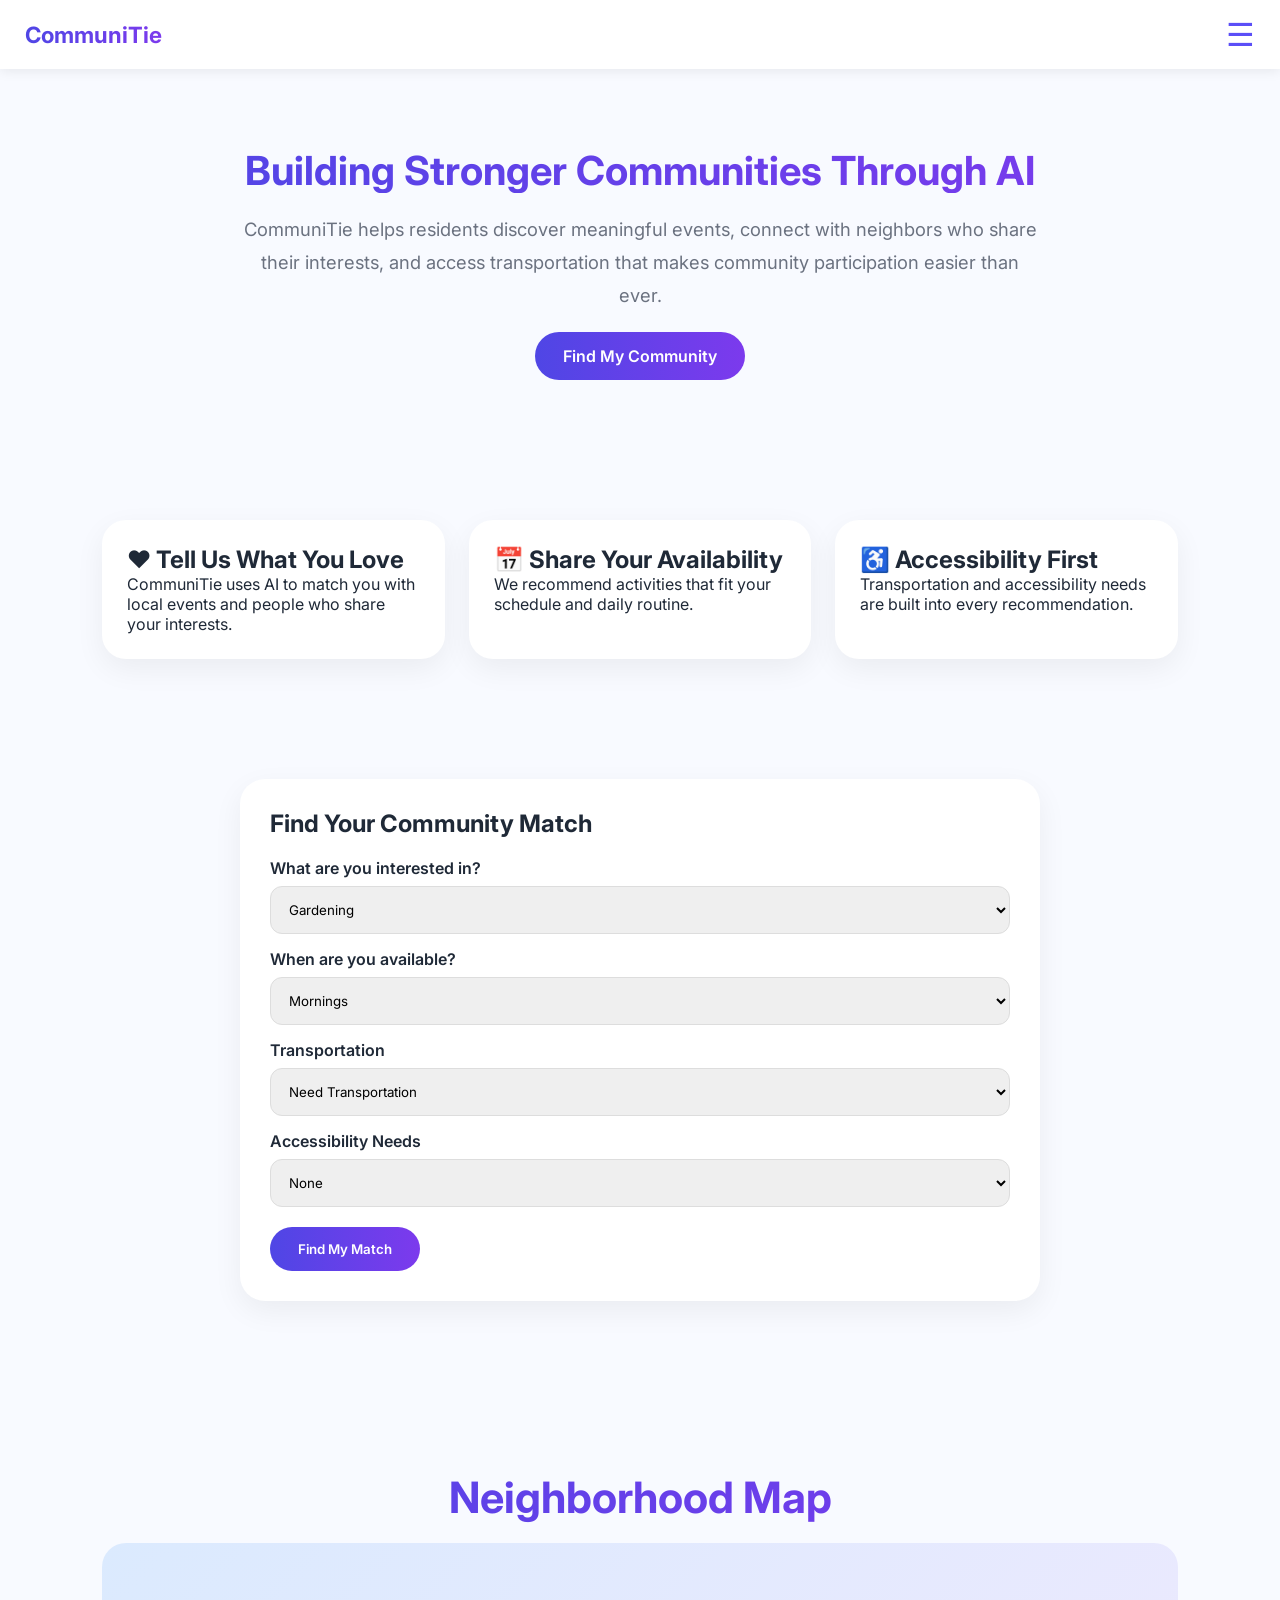
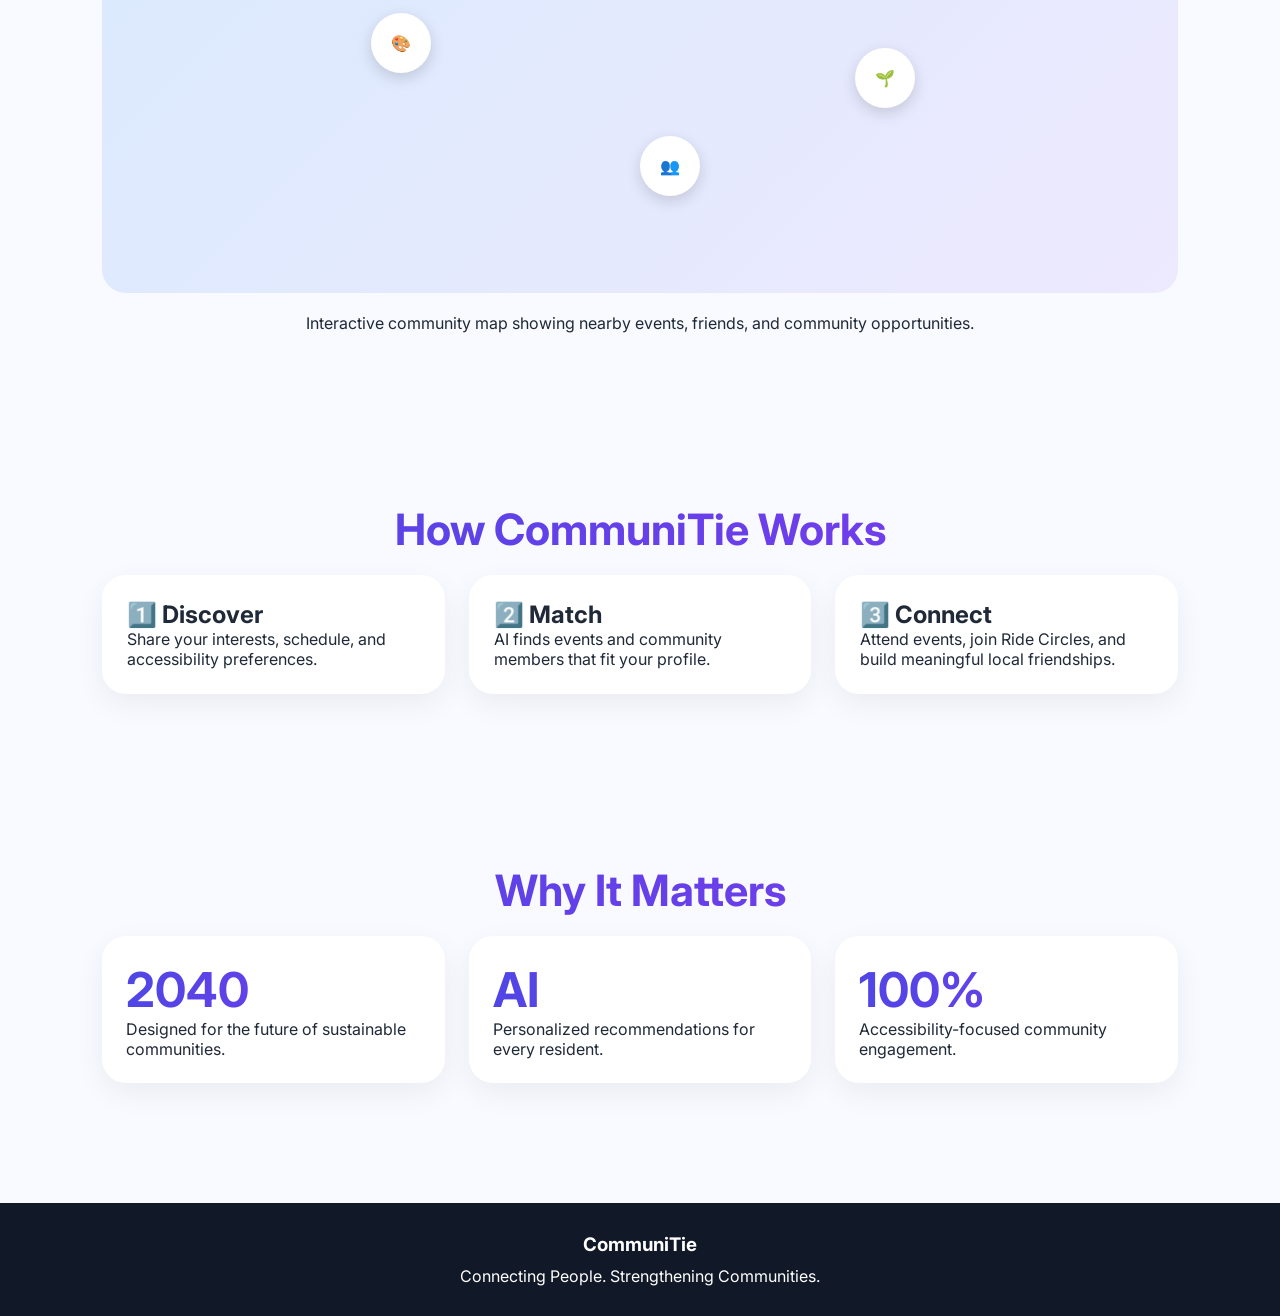
<file: index.html>
<!DOCTYPE html>
<html lang="en">

<head>
<meta charset="UTF-8">
<meta name="viewport" content="width=device-width, initial-scale=1.0">
<title>CommuniTie | Connecting Communities</title>

<link rel="stylesheet" href="style.css">
</head>

<body>

<!-- NAVBAR -->

<nav class="navbar">

    <div class="logo">
        CommuniTie
    </div>

    <button class="menu-toggle" onclick="toggleMenu()">
        ☰
    </button>

    <div class="dropdown-menu" id="dropdownMenu">

        <a href="index.html">🏠 Home</a>
        <a href="events.html">🎟 Events</a>
        <a href="rides.html">🚐 Ride Circles</a>
        <a href="buddy.html">👥 Buddy Finder</a>
        <a href="dashboard.html">📊 Dashboard</a>

    </div>

</nav>

<!-- HERO -->

<section class="hero">

<h1>
Building Stronger Communities Through AI
</h1>

<p>
CommuniTie helps residents discover meaningful events, connect with
neighbors who share their interests, and access transportation that
makes community participation easier than ever.
</p>

<a href="#survey" class="btn">
Find My Community
</a>

</section>

<!-- FEATURES -->

<section class="section">

<div class="grid">

<div class="card">
<h2>❤️ Tell Us What You Love</h2>
<p>
CommuniTie uses AI to match you with local events and people
who share your interests.
</p>
</div>

<div class="card">
<h2>📅 Share Your Availability</h2>
<p>
We recommend activities that fit your schedule and daily routine.
</p>
</div>

<div class="card">
<h2>♿ Accessibility First</h2>
<p>
Transportation and accessibility needs are built into every recommendation.
</p>
</div>

</div>

</section>

<!-- SURVEY -->

<section class="section" id="survey">

<div class="form-card">

<h2 style="margin-bottom:20px;">
Find Your Community Match
</h2>

<label>
What are you interested in?
</label>

<select id="interest">
<option>Gardening</option>
<option>Art</option>
<option>Fitness</option>
<option>Technology</option>
<option>Volunteering</option>
</select>

<label>
When are you available?
</label>

<select id="availability">
<option>Mornings</option>
<option>Afternoons</option>
<option>Evenings</option>
<option>Weekends</option>
</select>

<label>
Transportation
</label>

<select id="transport">
<option>Need Transportation</option>
<option>Can Walk</option>
<option>Have Car Access</option>
<option>Public Transit</option>
</select>

<label>
Accessibility Needs
</label>

<select id="accessibility">
<option>None</option>
<option>Wheelchair Accessible</option>
<option>Voice Assistance Needed</option>
<option>Large Text Interface</option>
</select>

<button
class="btn"
onclick="generateMatch()">
Find My Match
</button>

<div id="result" class="result">
</div>

</div>

</section>

<!-- MAP -->

<section class="section">

<h2 class="page-title">
Neighborhood Map
</h2>

<div class="map">

<div class="pin pin1">
🎨
</div>

<div class="pin pin2">
👥
</div>

<div class="pin pin3">
🌱
</div>

</div>

<div style="text-align:center;margin-top:20px;">
<p>
Interactive community map showing nearby events,
friends, and community opportunities.
</p>
</div>

</section>

<!-- HOW IT WORKS -->

<section class="section">

<h2 class="page-title">
How CommuniTie Works
</h2>

<div class="grid">

<div class="card">

<h2>1️⃣ Discover</h2>

<p>
Share your interests, schedule, and accessibility preferences.
</p>

</div>

<div class="card">

<h2>2️⃣ Match</h2>

<p>
AI finds events and community members that fit your profile.
</p>

</div>

<div class="card">

<h2>3️⃣ Connect</h2>

<p>
Attend events, join Ride Circles, and build meaningful local friendships.
</p>

</div>

</div>

</section>

<!-- IMPACT -->

<section class="section">

<h2 class="page-title">
Why It Matters
</h2>

<div class="grid">

<div class="stat-card">

<div class="stat-number">
2040
</div>

<p>
Designed for the future of sustainable communities.
</p>

</div>

<div class="stat-card">

<div class="stat-number">
AI
</div>

<p>
Personalized recommendations for every resident.
</p>

</div>

<div class="stat-card">

<div class="stat-number">
100%
</div>

<p>
Accessibility-focused community engagement.
</p>

</div>

</div>

</section>

<footer>

<h3>
CommuniTie
</h3>

<p style="margin-top:10px;">
Connecting People. Strengthening Communities.
</p>

</footer>

<script src="script.js"></script>

<script src="script.js"></script>
</body>
</html>
</file>
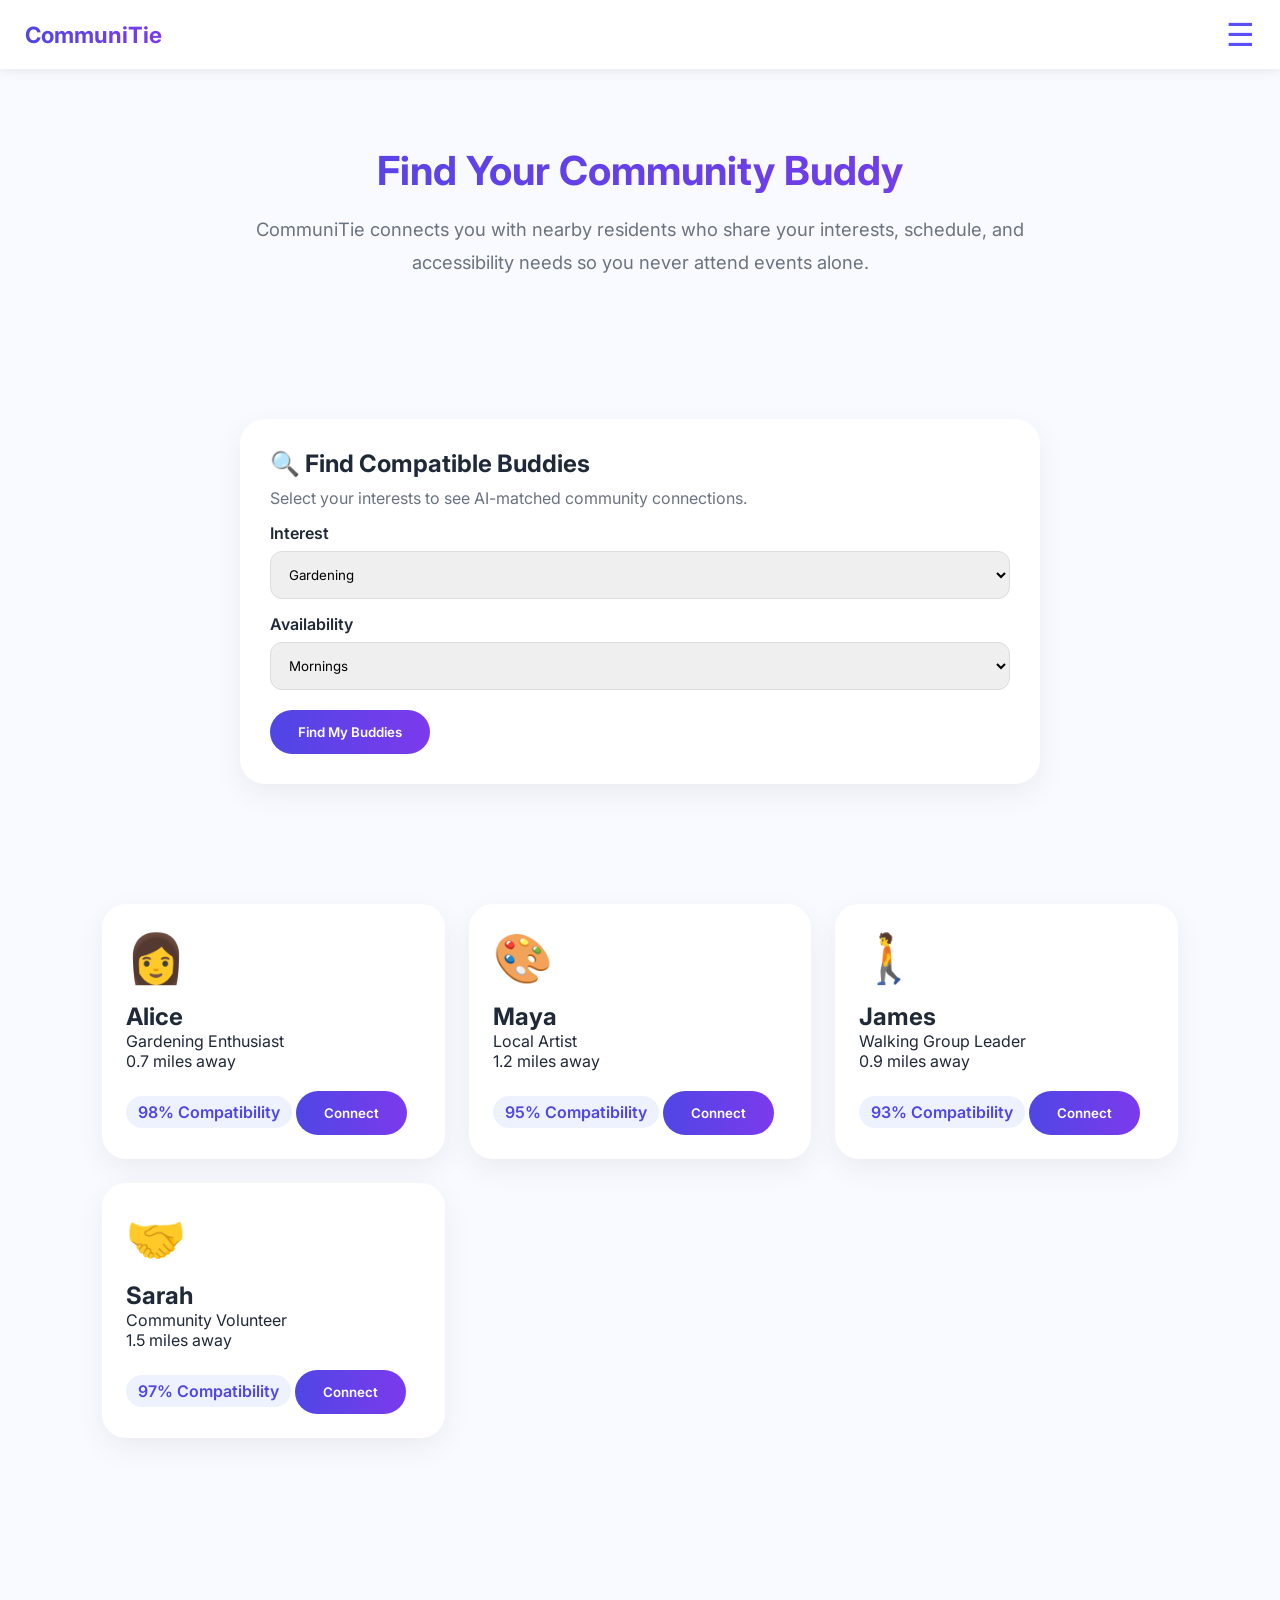
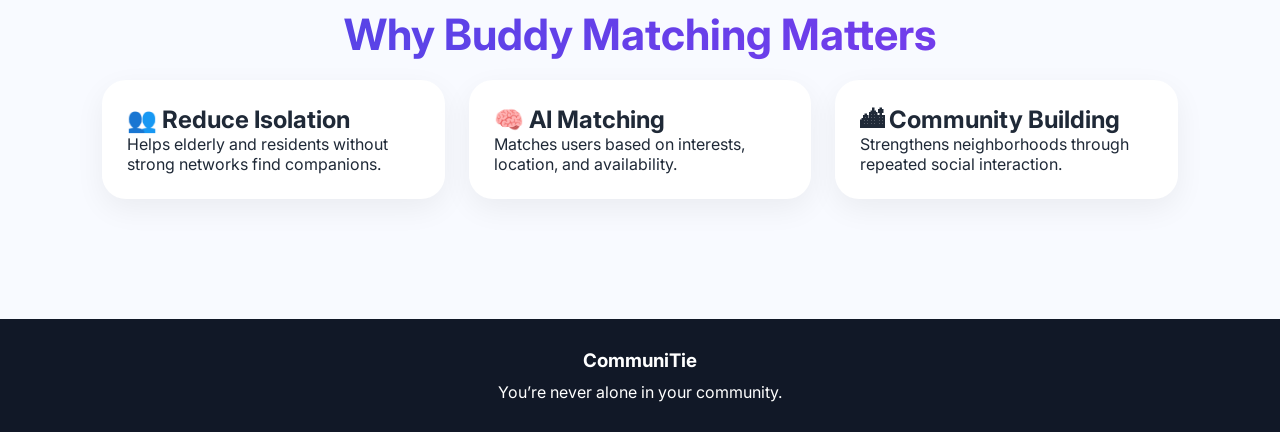
<file: buddy.html>
<!DOCTYPE html>
<html lang="en">

<head>
<meta charset="UTF-8">
<meta name="viewport" content="width=device-width, initial-scale=1.0">
<title>CommuniTie | Buddy Finder</title>

<link rel="stylesheet" href="style.css">
</head>

<body>

<!-- NAV -->

<nav class="navbar">

    <div class="logo">
        CommuniTie
    </div>

    <button class="menu-toggle" onclick="toggleMenu()">
        ☰
    </button>

    <div class="dropdown-menu" id="dropdownMenu">

        <a href="index.html">🏠 Home</a>
        <a href="events.html">🎟 Events</a>
        <a href="rides.html">🚐 Ride Circles</a>
        <a href="buddy.html">👥 Buddy Finder</a>
        <a href="dashboard.html">📊 Dashboard</a>

    </div>

</nav>
<!-- HERO -->

<section class="hero">

<h1>
Find Your Community Buddy
</h1>

<p>
CommuniTie connects you with nearby residents who share your interests,
schedule, and accessibility needs so you never attend events alone.
</p>

</section>

<!-- SEARCH / FILTER -->

<section class="section">

<div class="form-card">

<h2>🔍 Find Compatible Buddies</h2>

<p style="margin-top:10px;color:#6b7280;">
Select your interests to see AI-matched community connections.
</p>

<label>Interest</label>

<select id="buddyInterest">
<option>Gardening</option>
<option>Art</option>
<option>Fitness</option>
<option>Technology</option>
<option>Volunteering</option>
</select>

<label>Availability</label>

<select>
<option>Mornings</option>
<option>Afternoons</option>
<option>Evenings</option>
<option>Weekends</option>
</select>

<button class="btn" onclick="showBuddies()">
Find My Buddies
</button>

</div>

</section>

<!-- RESULTS -->

<section class="section">

<div class="grid" id="buddyResults">

<!-- Buddy 1 -->

<div class="buddy-card">

<div class="icon">👩</div>

<h2>Alice</h2>

<p>Gardening Enthusiast</p>

<p>0.7 miles away</p>

<div class="match">98% Compatibility</div>

<button class="btn">Connect</button>

</div>

<!-- Buddy 2 -->

<div class="buddy-card">

<div class="icon">🎨</div>

<h2>Maya</h2>

<p>Local Artist</p>

<p>1.2 miles away</p>

<div class="match">95% Compatibility</div>

<button class="btn">Connect</button>

</div>

<!-- Buddy 3 -->

<div class="buddy-card">

<div class="icon">🚶</div>

<h2>James</h2>

<p>Walking Group Leader</p>

<p>0.9 miles away</p>

<div class="match">93% Compatibility</div>

<button class="btn">Connect</button>

</div>

<!-- Buddy 4 -->

<div class="buddy-card">

<div class="icon">🤝</div>

<h2>Sarah</h2>

<p>Community Volunteer</p>

<p>1.5 miles away</p>

<div class="match">97% Compatibility</div>

<button class="btn">Connect</button>

</div>

</div>

</section>

<!-- BENEFITS -->

<section class="section">

<h2 class="page-title">
Why Buddy Matching Matters
</h2>

<div class="grid">

<div class="card">
<h2>👥 Reduce Isolation</h2>
<p>
Helps elderly and residents without strong networks find companions.
</p>
</div>

<div class="card">
<h2>🧠 AI Matching</h2>
<p>
Matches users based on interests, location, and availability.
</p>
</div>

<div class="card">
<h2>🏙 Community Building</h2>
<p>
Strengthens neighborhoods through repeated social interaction.
</p>
</div>

</div>

</section>

<footer>

<h3>CommuniTie</h3>

<p style="margin-top:10px;">
You’re never alone in your community.
</p>

</footer>

<script src="script.js"></script>
</body>

</html>
</file>
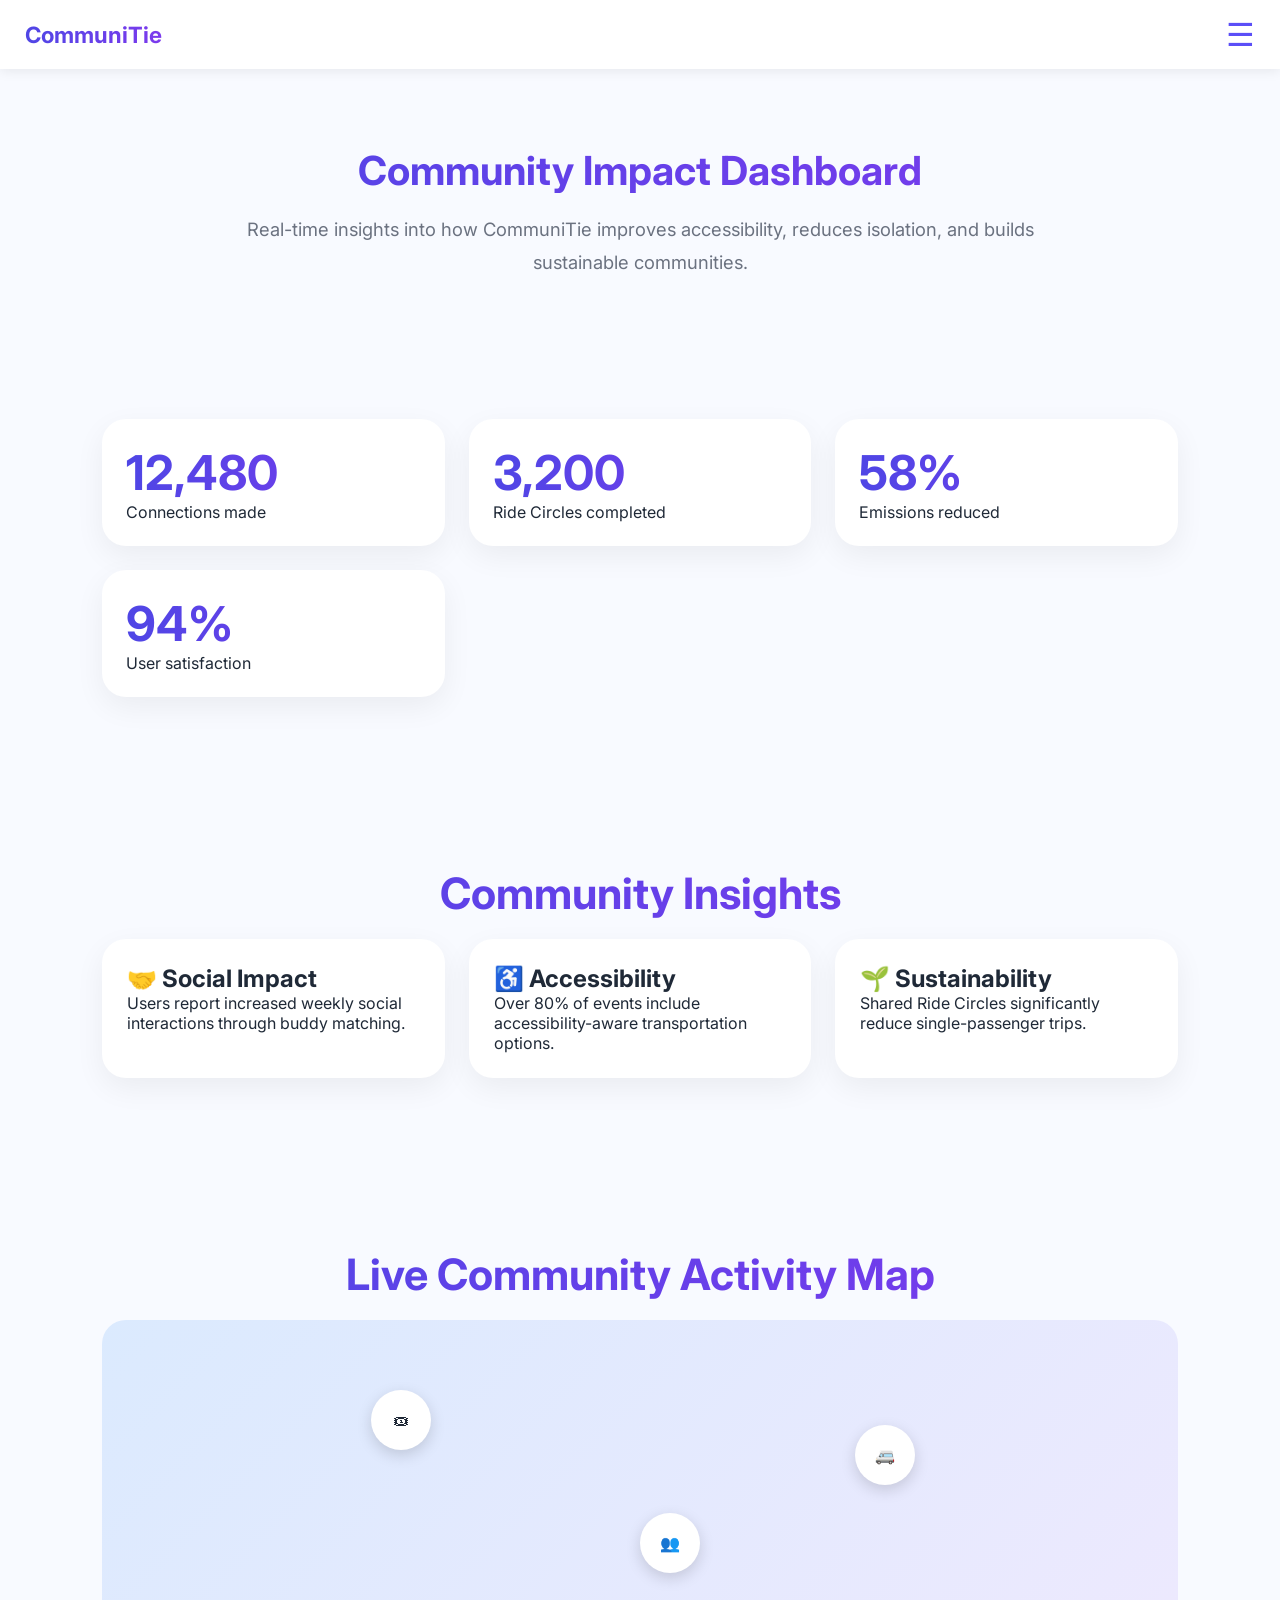
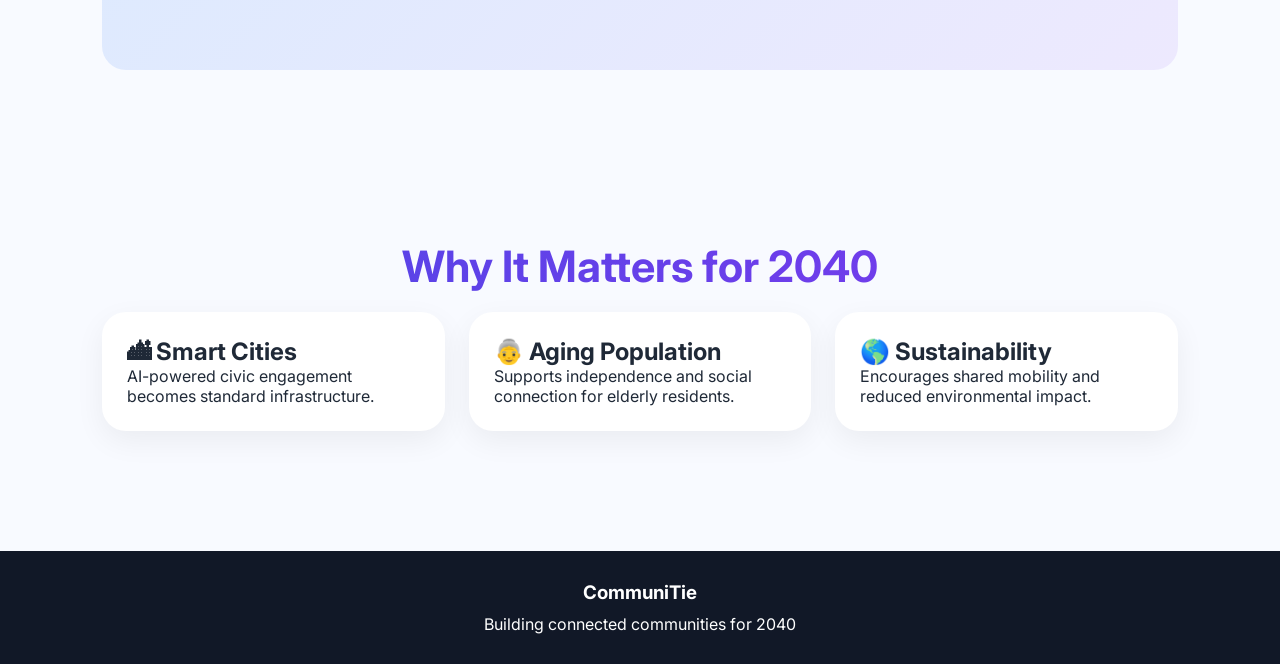
<file: dashboard.html>
<!DOCTYPE html>
<html lang="en">

<head>
<meta charset="UTF-8">
<meta name="viewport" content="width=device-width, initial-scale=1.0">
<title>CommuniTie | Dashboard</title>

<link rel="stylesheet" href="style.css">
</head>

<body>

<!-- NAV -->

<nav class="navbar">

    <div class="logo">
        CommuniTie
    </div>

    <button class="menu-toggle" onclick="toggleMenu()">
        ☰
    </button>

    <div class="dropdown-menu" id="dropdownMenu">

        <a href="index.html">🏠 Home</a>
        <a href="events.html">🎟 Events</a>
        <a href="rides.html">🚐 Ride Circles</a>
        <a href="buddy.html">👥 Buddy Finder</a>
        <a href="dashboard.html">📊 Dashboard</a>

    </div>

</nav>
<!-- HERO -->

<section class="hero">

<h1>Community Impact Dashboard</h1>

<p>
Real-time insights into how CommuniTie improves accessibility,
reduces isolation, and builds sustainable communities.
</p>

</section>

<!-- STATS -->

<section class="section">

<div class="grid">

<div class="stat-card">
<div class="stat-number">12,480</div>
<p>Connections made</p>
</div>

<div class="stat-card">
<div class="stat-number">3,200</div>
<p>Ride Circles completed</p>
</div>

<div class="stat-card">
<div class="stat-number">58%</div>
<p>Emissions reduced</p>
</div>

<div class="stat-card">
<div class="stat-number">94%</div>
<p>User satisfaction</p>
</div>

</div>

</section>

<!-- INSIGHTS -->

<section class="section">

<h2 class="page-title">Community Insights</h2>

<div class="grid">

<div class="card">
<h2>🤝 Social Impact</h2>
<p>
Users report increased weekly social interactions through buddy matching.
</p>
</div>

<div class="card">
<h2>♿ Accessibility</h2>
<p>
Over 80% of events include accessibility-aware transportation options.
</p>
</div>

<div class="card">
<h2>🌱 Sustainability</h2>
<p>
Shared Ride Circles significantly reduce single-passenger trips.
</p>
</div>

</div>

</section>

<!-- MAP -->

<section class="section">

<h2 class="page-title">Live Community Activity Map</h2>

<div class="map" id="map">

  <div class="pin" id="pin1">🎟</div>
  <div class="pin" id="pin2">👥</div>
  <div class="pin" id="pin3">🚐</div>

</div>

</section>

<!-- FUTURE -->

<section class="section">

<h2 class="page-title">Why It Matters for 2040</h2>

<div class="grid">

<div class="card">
<h2>🏙 Smart Cities</h2>
<p>AI-powered civic engagement becomes standard infrastructure.</p>
</div>

<div class="card">
<h2>👵 Aging Population</h2>
<p>Supports independence and social connection for elderly residents.</p>
</div>

<div class="card">
<h2>🌎 Sustainability</h2>
<p>Encourages shared mobility and reduced environmental impact.</p>
</div>

</div>

</section>

<footer>

<h3>CommuniTie</h3>
<p style="margin-top:10px;">Building connected communities for 2040</p>

</footer>

<script src="script.js"></script>
</body>
</html>
</file>
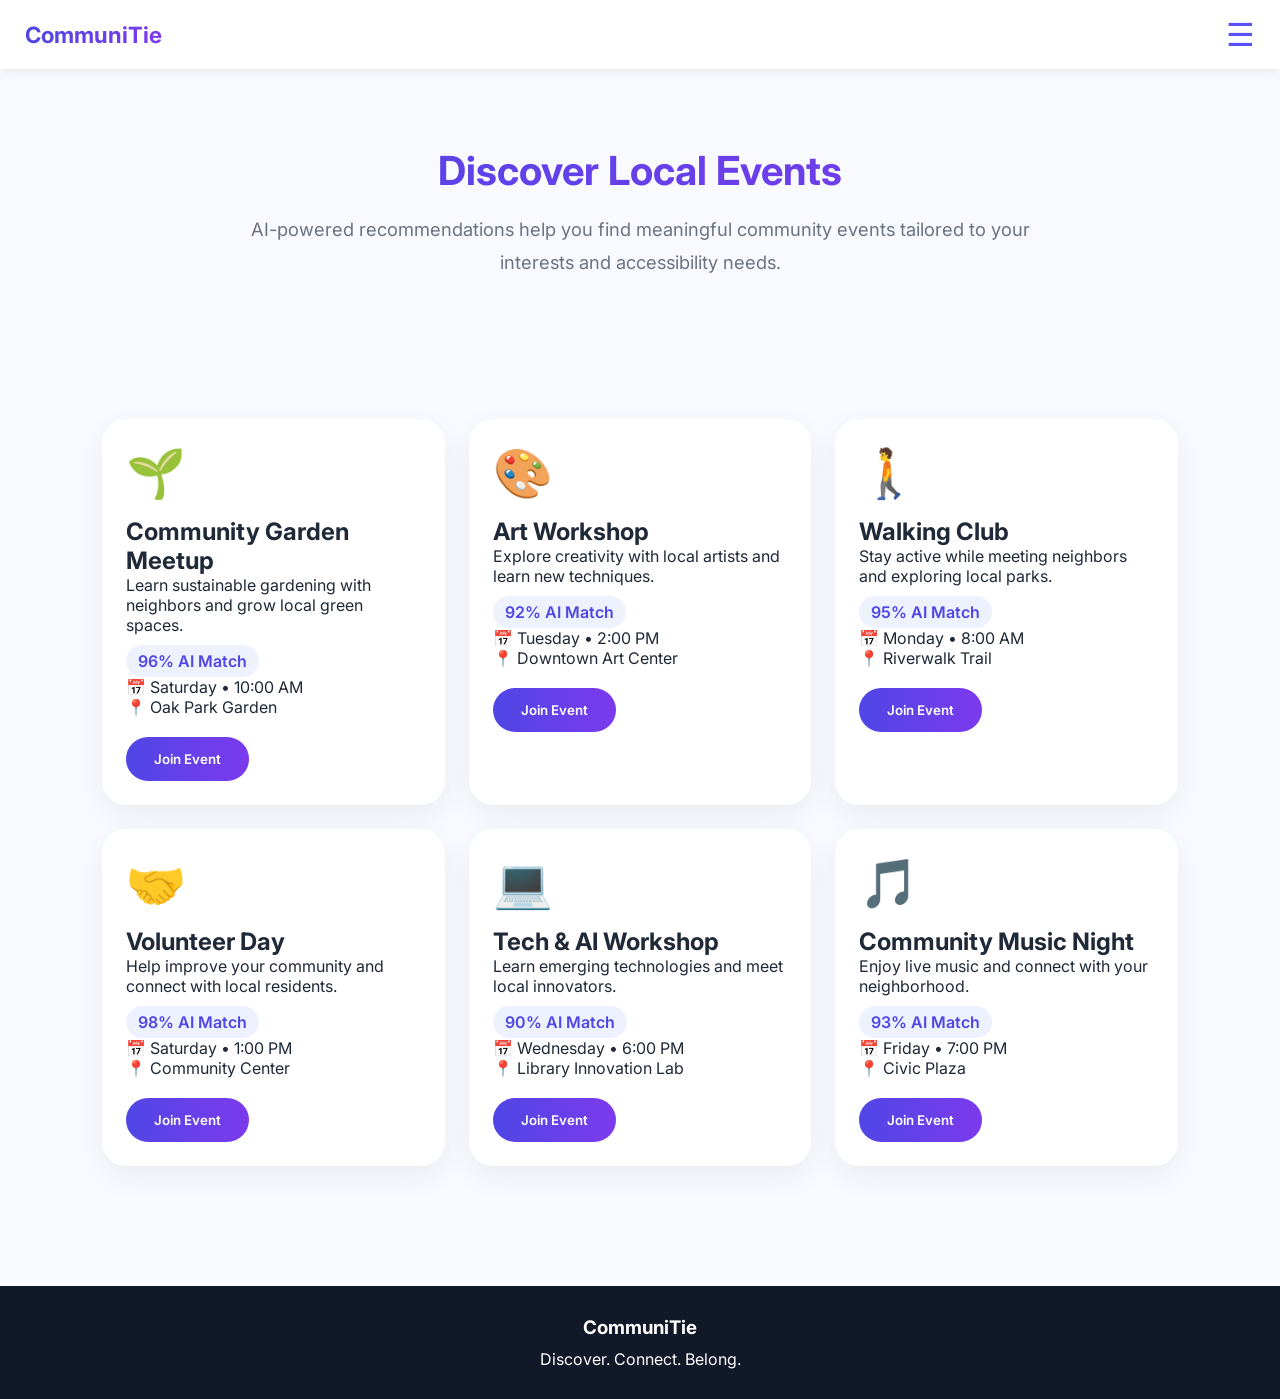
<file: events.html>
<!DOCTYPE html>
<html lang="en">

<head>
<meta charset="UTF-8">
<meta name="viewport" content="width=device-width, initial-scale=1.0">
<title>CommuniTie | Events</title>

<link rel="stylesheet" href="style.css">
</head>

<body>

<!-- NAV -->
<nav class="navbar">

    <div class="logo">
        CommuniTie
    </div>

    <button class="menu-toggle" onclick="toggleMenu()">
        ☰
    </button>

    <div class="dropdown-menu" id="dropdownMenu">

        <a href="index.html">🏠 Home</a>
        <a href="events.html">🎟 Events</a>
        <a href="rides.html">🚐 Ride Circles</a>
        <a href="buddy.html">👥 Buddy Finder</a>
        <a href="dashboard.html">📊 Dashboard</a>

    </div>

</nav>

<!-- HERO -->
<section class="hero">

<h1>Discover Local Events</h1>

<p>
AI-powered recommendations help you find meaningful community events
tailored to your interests and accessibility needs.
</p>

</section>

<!-- EVENTS GRID -->
<section class="section">

<div class="grid">

<!-- EVENT 1 -->
<div class="event-card">
<div class="icon">🌱</div>
<h2>Community Garden Meetup</h2>
<p>Learn sustainable gardening with neighbors and grow local green spaces.</p>
<div class="match">96% AI Match</div>
<p>📅 Saturday • 10:00 AM</p>
<p>📍 Oak Park Garden</p>
<button class="btn">Join Event</button>
</div>

<!-- EVENT 2 -->
<div class="event-card">
<div class="icon">🎨</div>
<h2>Art Workshop</h2>
<p>Explore creativity with local artists and learn new techniques.</p>
<div class="match">92% AI Match</div>
<p>📅 Tuesday • 2:00 PM</p>
<p>📍 Downtown Art Center</p>
<button class="btn">Join Event</button>
</div>

<!-- EVENT 3 -->
<div class="event-card">
<div class="icon">🚶</div>
<h2>Walking Club</h2>
<p>Stay active while meeting neighbors and exploring local parks.</p>
<div class="match">95% AI Match</div>
<p>📅 Monday • 8:00 AM</p>
<p>📍 Riverwalk Trail</p>
<button class="btn">Join Event</button>
</div>

<!-- EVENT 4 -->
<div class="event-card">
<div class="icon">🤝</div>
<h2>Volunteer Day</h2>
<p>Help improve your community and connect with local residents.</p>
<div class="match">98% AI Match</div>
<p>📅 Saturday • 1:00 PM</p>
<p>📍 Community Center</p>
<button class="btn">Join Event</button>
</div>

<!-- EVENT 5 -->
<div class="event-card">
<div class="icon">💻</div>
<h2>Tech & AI Workshop</h2>
<p>Learn emerging technologies and meet local innovators.</p>
<div class="match">90% AI Match</div>
<p>📅 Wednesday • 6:00 PM</p>
<p>📍 Library Innovation Lab</p>
<button class="btn">Join Event</button>
</div>

<!-- EVENT 6 -->
<div class="event-card">
<div class="icon">🎵</div>
<h2>Community Music Night</h2>
<p>Enjoy live music and connect with your neighborhood.</p>
<div class="match">93% AI Match</div>
<p>📅 Friday • 7:00 PM</p>
<p>📍 Civic Plaza</p>
<button class="btn">Join Event</button>
</div>

</div>

</section>

<!-- FOOTER -->
<footer>

<h3>CommuniTie</h3>
<p style="margin-top:10px;">
Discover. Connect. Belong.
</p>

</footer>

<script src="script.js"></script>
</body>
</html>
</file>
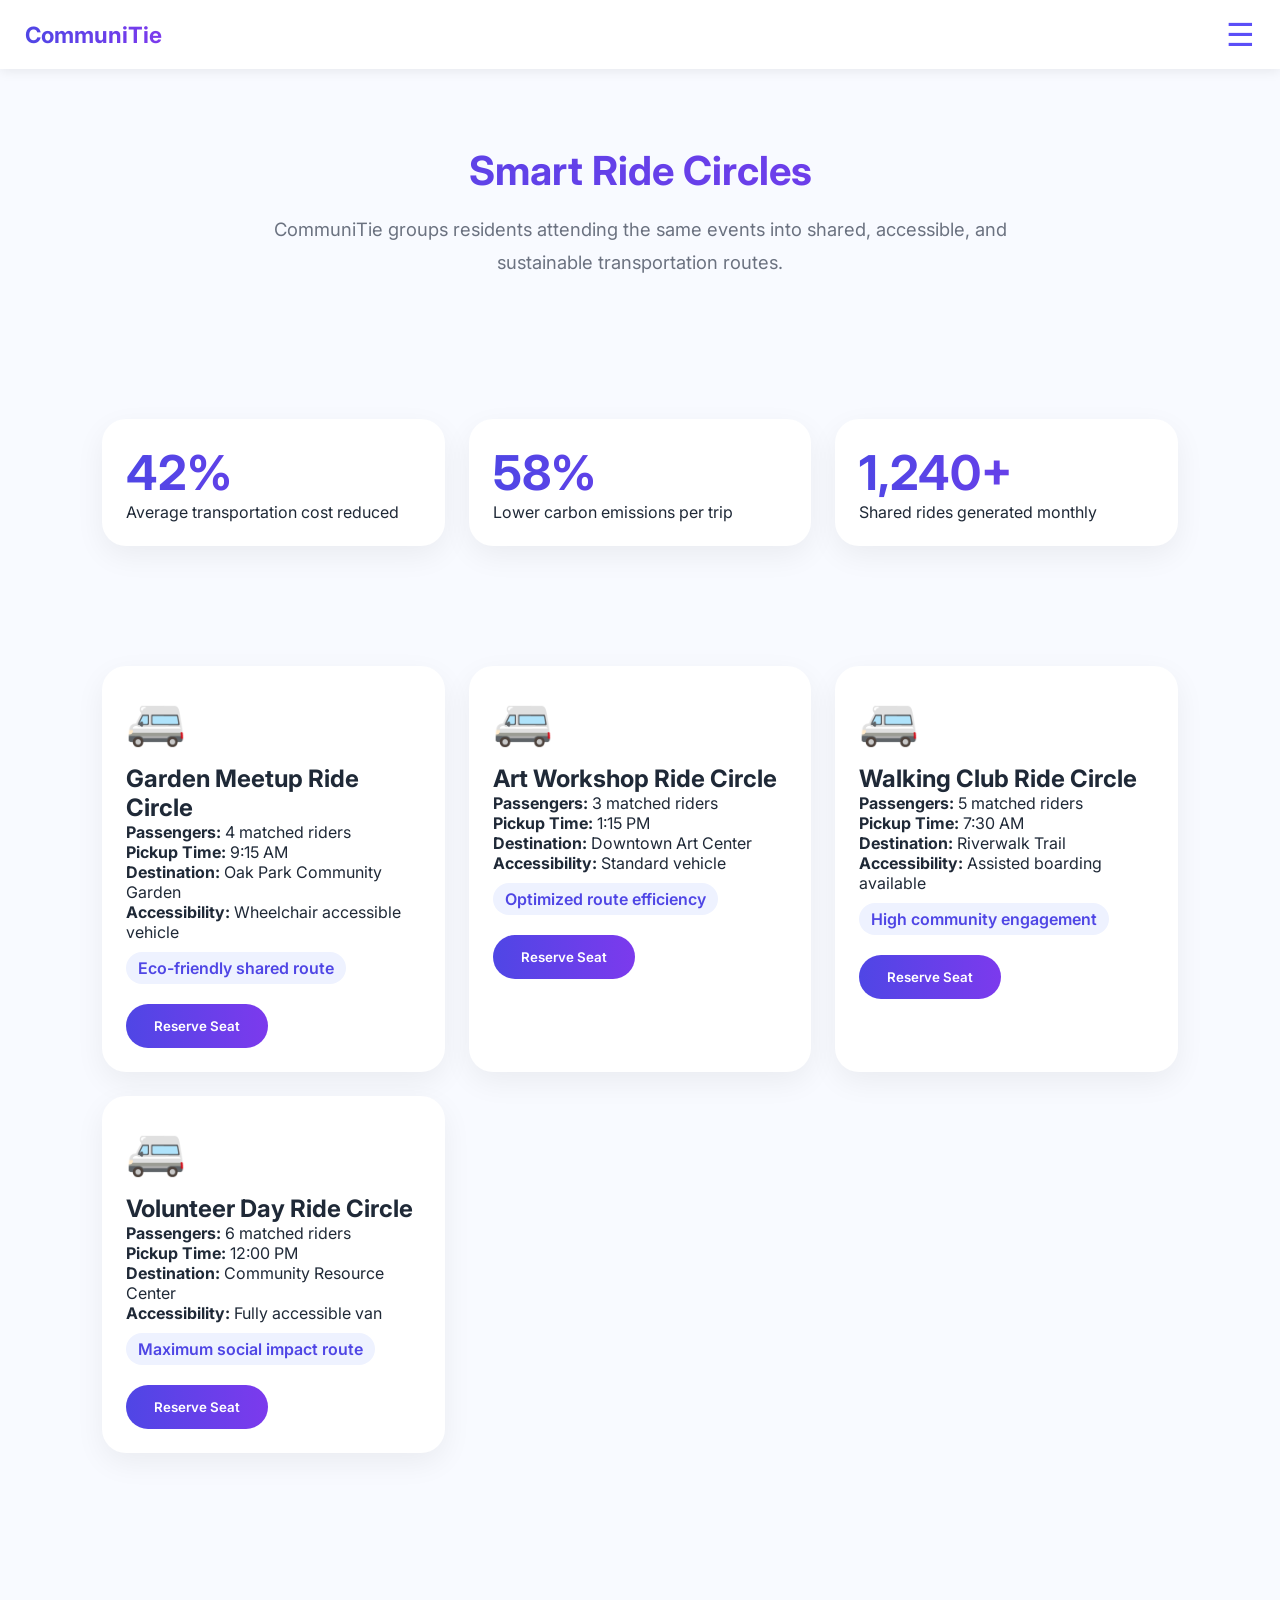
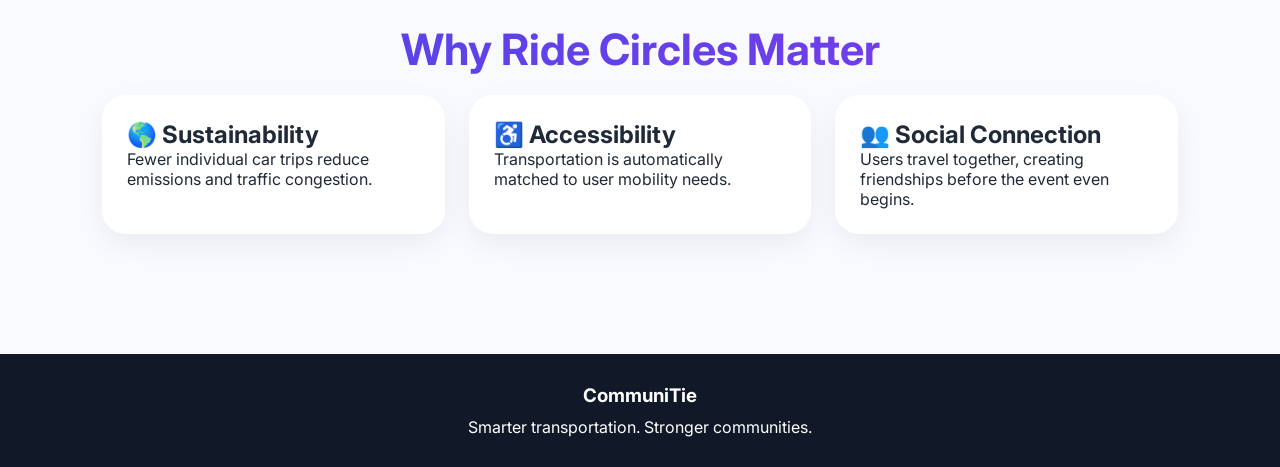
<file: rides.html>
<!DOCTYPE html>
<html lang="en">

<head>
<meta charset="UTF-8">
<meta name="viewport" content="width=device-width, initial-scale=1.0">
<title>CommuniTie | Ride Circles</title>

<link rel="stylesheet" href="style.css">
</head>

<body>

<!-- NAV -->

<nav class="navbar">

    <div class="logo">
        CommuniTie
    </div>

    <button class="menu-toggle" onclick="toggleMenu()">
        ☰
    </button>

    <div class="dropdown-menu" id="dropdownMenu">

        <a href="index.html">🏠 Home</a>
        <a href="events.html">🎟 Events</a>
        <a href="rides.html">🚐 Ride Circles</a>
        <a href="buddy.html">👥 Buddy Finder</a>
        <a href="dashboard.html">📊 Dashboard</a>

    </div>

</nav>
<!-- HERO -->

<section class="hero">

<h1>
Smart Ride Circles
</h1>

<p>
CommuniTie groups residents attending the same events into shared,
accessible, and sustainable transportation routes.
</p>

</section>

<!-- IMPACT STATS -->

<section class="section">

<div class="grid">

<div class="stat-card">
<div class="stat-number">42%</div>
<p>Average transportation cost reduced</p>
</div>

<div class="stat-card">
<div class="stat-number">58%</div>
<p>Lower carbon emissions per trip</p>
</div>

<div class="stat-card">
<div class="stat-number">1,240+</div>
<p>Shared rides generated monthly</p>
</div>

</div>

</section>

<!-- RIDE CIRCLES -->

<section class="section">

<div class="grid">

<!-- RIDE 1 -->

<div class="ride-card">

<div class="icon">🚐</div>

<h2>Garden Meetup Ride Circle</h2>

<p><strong>Passengers:</strong> 4 matched riders</p>

<p><strong>Pickup Time:</strong> 9:15 AM</p>

<p><strong>Destination:</strong> Oak Park Community Garden</p>

<p><strong>Accessibility:</strong> Wheelchair accessible vehicle</p>

<div class="match">
Eco-friendly shared route
</div>

<button class="btn">
Reserve Seat
</button>

</div>

<!-- RIDE 2 -->

<div class="ride-card">

<div class="icon">🚐</div>

<h2>Art Workshop Ride Circle</h2>

<p><strong>Passengers:</strong> 3 matched riders</p>

<p><strong>Pickup Time:</strong> 1:15 PM</p>

<p><strong>Destination:</strong> Downtown Art Center</p>

<p><strong>Accessibility:</strong> Standard vehicle</p>

<div class="match">
Optimized route efficiency
</div>

<button class="btn">
Reserve Seat
</button>

</div>

<!-- RIDE 3 -->

<div class="ride-card">

<div class="icon">🚐</div>

<h2>Walking Club Ride Circle</h2>

<p><strong>Passengers:</strong> 5 matched riders</p>

<p><strong>Pickup Time:</strong> 7:30 AM</p>

<p><strong>Destination:</strong> Riverwalk Trail</p>

<p><strong>Accessibility:</strong> Assisted boarding available</p>

<div class="match">
High community engagement
</div>

<button class="btn">
Reserve Seat
</button>

</div>

<!-- RIDE 4 -->

<div class="ride-card">

<div class="icon">🚐</div>

<h2>Volunteer Day Ride Circle</h2>

<p><strong>Passengers:</strong> 6 matched riders</p>

<p><strong>Pickup Time:</strong> 12:00 PM</p>

<p><strong>Destination:</strong> Community Resource Center</p>

<p><strong>Accessibility:</strong> Fully accessible van</p>

<div class="match">
Maximum social impact route
</div>

<button class="btn">
Reserve Seat
</button>

</div>

</div>

</section>

<!-- SUSTAINABILITY SECTION -->

<section class="section">

<h2 class="page-title">
Why Ride Circles Matter
</h2>

<div class="grid">

<div class="card">
<h2>🌎 Sustainability</h2>
<p>
Fewer individual car trips reduce emissions and traffic congestion.
</p>
</div>

<div class="card">
<h2>♿ Accessibility</h2>
<p>
Transportation is automatically matched to user mobility needs.
</p>
</div>

<div class="card">
<h2>👥 Social Connection</h2>
<p>
Users travel together, creating friendships before the event even begins.
</p>
</div>

</div>

</section>

<footer>

<h3>CommuniTie</h3>

<p style="margin-top:10px;">
Smarter transportation. Stronger communities.
</p>

</footer>

<script src="script.js"></script>
</body>
</html>
</file>
<file: style.css>
@import url('https://fonts.googleapis.com/css2?family=Inter:wght@400;500;600;700&display=swap');

*{
margin:0;
padding:0;
box-sizing:border-box;
font-family:'Inter',sans-serif;
}

body{
background:#f8faff;
color:#1f2937;
}

a{
text-decoration:none;
}

nav{
display:flex;
justify-content:space-between;
align-items:center;
padding:18px 8%;
background:white;
position:sticky;
top:0;
z-index:1000;
box-shadow:0 2px 20px rgba(0,0,0,.05);
}

.logo{
font-size:1.8rem;
font-weight:700;
background:linear-gradient(90deg,#4f46e5,#7c3aed);
-webkit-background-clip:text;
-webkit-text-fill-color:transparent;
}

.nav-links{
display:flex;
gap:12px;
}

.nav-links a{
padding:10px 18px;
border-radius:999px;
font-weight:600;
color:#4f46e5;
transition:.3s;
}

.nav-links a:hover{
background:linear-gradient(90deg,#4f46e5,#7c3aed);
color:white;
}

.hero{
padding:80px 8%;
text-align:center;
}

.hero h1{
font-size:3.5rem;
line-height:1.1;
margin-bottom:20px;
background:linear-gradient(90deg,#4f46e5,#7c3aed);
-webkit-background-clip:text;
-webkit-text-fill-color:transparent;
}

.hero p{
max-width:800px;
margin:auto;
font-size:1.15rem;
line-height:1.8;
color:#6b7280;
}

.btn{
display:inline-block;
margin-top:20px;
padding:14px 28px;
border:none;
border-radius:999px;
background:linear-gradient(90deg,#4f46e5,#7c3aed);
color:white;
font-weight:600;
cursor:pointer;
transition:.3s;
}

.btn:hover{
transform:translateY(-3px);
}

.section{
padding:60px 8%;
}

.card{
background:white;
border-radius:24px;
padding:25px;
box-shadow:0 10px 30px rgba(0,0,0,.06);
}

.grid{
display:grid;
grid-template-columns:repeat(auto-fit,minmax(280px,1fr));
gap:24px;
}

.page-title{
text-align:center;
font-size:2.7rem;
margin:50px 0 20px;
background:linear-gradient(90deg,#4f46e5,#7c3aed);
-webkit-background-clip:text;
-webkit-text-fill-color:transparent;
}

.form-card{
max-width:800px;
margin:auto;
background:white;
padding:30px;
border-radius:25px;
box-shadow:0 10px 30px rgba(0,0,0,.06);
}

label{
font-weight:600;
display:block;
margin-top:15px;
}

select{
width:100%;
padding:14px;
margin-top:8px;
border:1px solid #ddd;
border-radius:12px;
}

.result{
display:none;
margin-top:20px;
padding:20px;
border-radius:20px;
background:#eef2ff;
}

.event-card,
.buddy-card,
.ride-card,
.stat-card{
background:white;
border-radius:24px;
padding:24px;
box-shadow:0 10px 30px rgba(0,0,0,.06);
transition:.3s;
}

.event-card:hover,
.buddy-card:hover,
.ride-card:hover{
transform:translateY(-6px);
}

.icon{
font-size:3rem;
margin-bottom:15px;
}

.match{
display:inline-block;
padding:6px 12px;
background:#eef2ff;
color:#4f46e5;
border-radius:999px;
font-weight:600;
margin-top:10px;
}

.map{
height:350px;
background:linear-gradient(135deg,#dbeafe,#ede9fe);
border-radius:24px;
position:relative;
overflow:hidden;
}

.pin{
position:absolute;
width:60px;
height:60px;
border-radius:50%;
background:white;
display:flex;
align-items:center;
justify-content:center;
box-shadow:0 5px 15px rgba(0,0,0,.15);
}

.pin1{top:20%;left:25%;}
.pin2{top:55%;left:50%;}
.pin3{top:30%;left:70%;}

.stat-number{
font-size:3rem;
font-weight:700;
background:linear-gradient(90deg,#4f46e5,#7c3aed);
-webkit-background-clip:text;
-webkit-text-fill-color:transparent;
}

footer{
margin-top:60px;
padding:30px;
text-align:center;
background:#111827;
color:white;
}
.map {
  height: 350px;
  background: linear-gradient(135deg,#dbeafe,#ede9fe);
  border-radius: 24px;
  position: relative;
  overflow: hidden;
}

.pin {
  position: absolute;
  width: 60px;
  height: 60px;
  border-radius: 50%;
  background: white;
  display: flex;
  align-items: center;
  justify-content: center;
  box-shadow: 0 5px 15px rgba(0,0,0,.15);
  transition: all 1s ease;
}

/* starting positions */
#pin1 { top: 20%; left: 25%; }
#pin2 { top: 55%; left: 50%; }
#pin3 { top: 30%; left: 70%; }

.hero h1{
font-size:2.5rem;
}

./* ===== NAVBAR ===== */

.navbar{
    display:flex;
    justify-content:space-between;
    align-items:center;
    padding:18px 40px;
    background:white;
    box-shadow:0 2px 10px rgba(0,0,0,.08);
    position:sticky;
    top:0;
    z-index:1000;
}

.logo{
    font-size:1.6rem;
    font-weight:700;
}

/* ===== NAVBAR ===== */

.navbar{
    position:sticky;
    top:0;
    z-index:1000;

    display:flex;
    justify-content:space-between;
    align-items:center;

    padding:15px 25px;

    background:white;
    box-shadow:0 2px 12px rgba(0,0,0,.08);
}

.logo{
    font-size:1.4rem;
    font-weight:700;
    color:#5b4ff7;
}

.menu-toggle{
    border:none;
    background:none;
    font-size:2rem;
    cursor:pointer;
    color:#5b4ff7;
}

/* DROPDOWN */

.dropdown-menu{

    display:none;

    position:absolute;
    top:70px;
    right:20px;

    background:white;

    border-radius:16px;

    min-width:220px;

    box-shadow:0 10px 30px rgba(0,0,0,.15);

    overflow:hidden;
}

.dropdown-menu a{

    display:block;

    padding:15px 20px;

    text-decoration:none;

    color:#333;

    font-weight:500;
}

.dropdown-menu a:hover{

    background:#f3f4ff;
}

.dropdown-menu.show{

    display:block;
}
</file>
